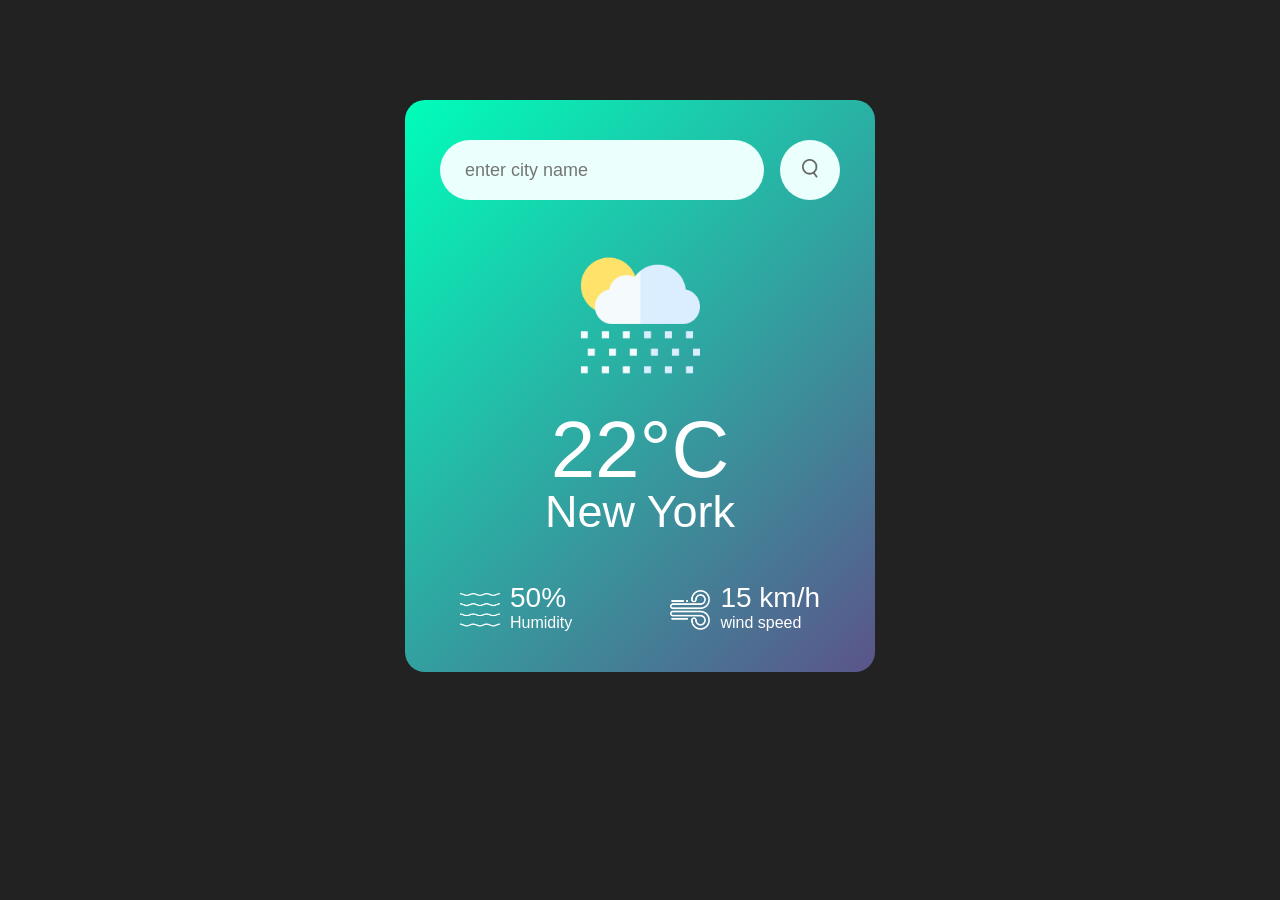
<file: day-1/index.html>
<!DOCTYPE html>
<html lang="en">
<head>
    <meta charset="UTF-8">
    <meta name="viewport" content="width=device-width, initial-scale=1.0">
    <title>Document</title>
    <link rel="stylesheet" href="style.css">
</head>
<body>
    <div class="card">
        <div class="search">
            <input type="text" placeholder="enter city name" spellcheck="false">
            <button><img src="search.png" alt=""> </button>
        </div>
        <div class="weather">
            <Img src="images/rain.png" class="weather-icon">
             <h1 class="temp">22°C</h1> 
            <h2 class="city">New York</h2> 
            <div class="details">
                <div class="col">
                    <img src="images/humidity.png">
                    <div>
                        <p class="humidity">50%</p>
                        <p>Humidity</p>
                    </div>
                </div>
                <div class="col">
                    <img src="images/wind.png">
                    <div>
                        <p class="wind">15 km/h</p>
                        <p>wind speed</p>
                    </div>
                </div>
            </div> 
        </div>
    </div>
    <script>
        const apikey="a39175a1bf361a878184e9cc5d767df9";
        const apiURl = "https://api.openweathermap.org/data/2.5/weather?units=metric&q=";
        const searchbox =document.querySelector(".search input");
        const searchbtn =document.querySelector(".search button");
        const weathericon = document.querySelector(".weather-icon")
        async function checkweather(city){
            const response = await fetch(apiURl +city + `&appid=${apikey}`);
            var data = await response.json();
            console.log(data);
            document.querySelector(".city").innerHTML=data.name;
            document.querySelector(".temp").innerHTML=Math.round(data.main.temp) + "°C";
            document.querySelector(".humidity").innerHTML=data.main.humidity + "%";
            document.querySelector(".wind").innerHTML=data.wind.speed + " km/h";
            if(data.weather[0].main =="Clouds"){
                weathericon.src="images/clouds.png";
            }else if(data.weather[0].main =="Clear"){
                weathericon.src="images/clear.png";
            }
            else if(data.weather[0].main =="Mist"){
                weathericon.src="images/mist.png";
            }
            else if(data.weather[0].main =="Rain"){
                weathericon.src="images/rain.png";
            }
            else if(data.weather[0].main =="Drizzle"){
                weathericon.src="images/drizzle.png";
            }
        }
        searchbtn.addEventListener("click" , ()=>{
            checkweather(searchbox.value);
        })
        
    </script>
</body>
</html>
</file>
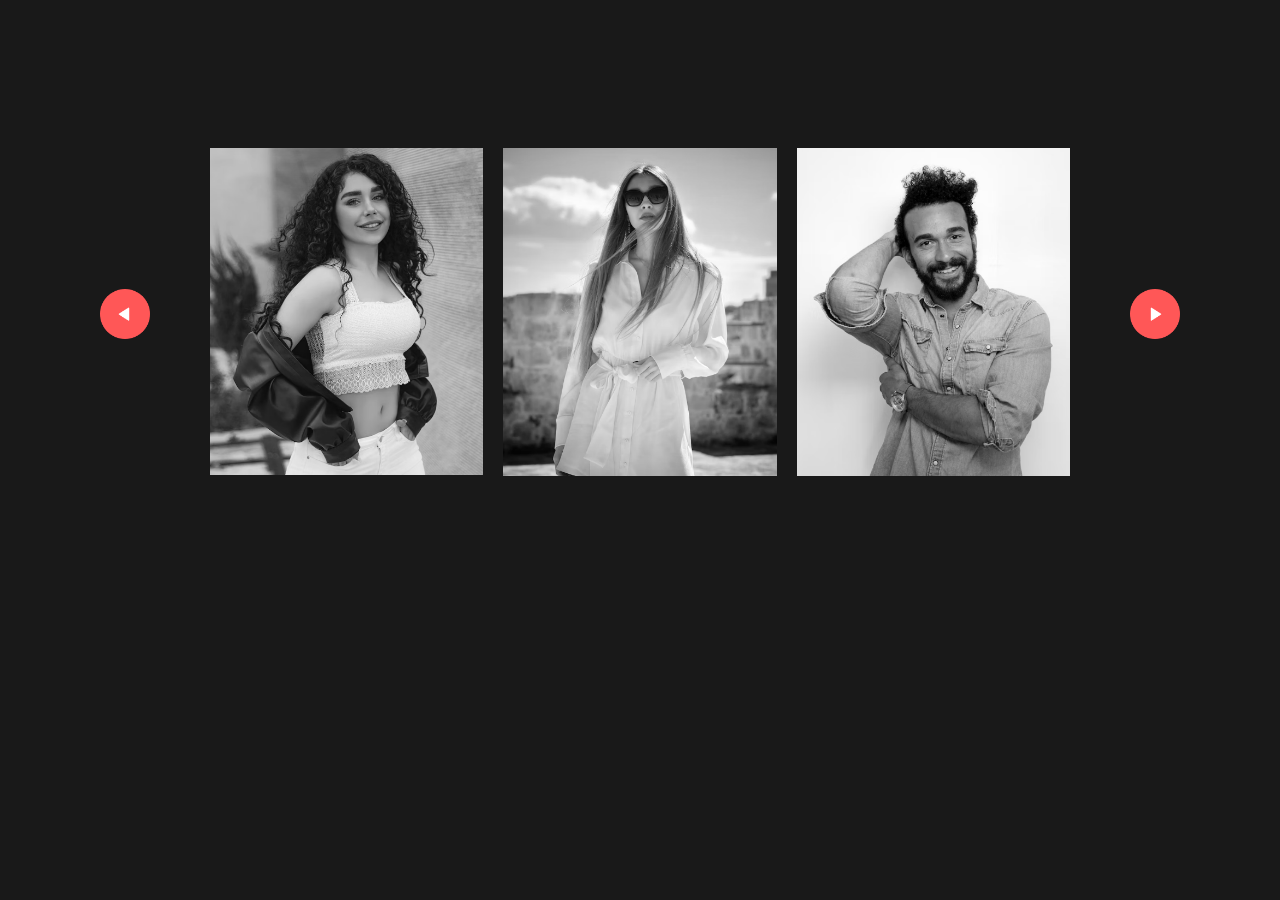
<file: day-2/index.html>
<!DOCTYPE html>
<html lang="en">
<head>
    <meta charset="UTF-8">
    <meta name="viewport" content="width=device-width, initial-scale=1.0">
    <title>Document</title>
    <link rel="stylesheet" href="style.css">
</head>
<body>
    <div class="gallery-wrap">
        <img src="images/back.png" id="back" >
        <div class="gallery">
        <div>
            <span><img src="images/image-1.png" ></span>
            <span><img src="images/image-2.png" ></span>
            <span><img src="images/image-3.png" ></span>
        </div>
        <div>
            <span><img src="images/image-4.png" ></span>
            <span><img src="images/image-5.png" ></span>
            <span><img src="images/image-6.png" ></span>
        </div>
    </div>
        <img src="images/next.png" id="next">
    </div>
    <script>
        let scrollcont =document.querySelector(".gallery");
        let backbtn = document.getElementById("back");
        let nextbtn = document.getElementById("next");
        scrollcont.addEventListener("wheel",(evt)=>{
            evt.preventDefault();
            scrollcont.scrollLeft +=evt.deltaY;
        });
        
        nextbtn.addEventListener("click",()=>{
            scrollcont.style.scrollBehavior ="smooth";
            scrollcont.scrollLeft +=900;
        });
        backbtn.addEventListener("click",()=>{
            scrollcont.style.scrollBehavior ="smooth";
            scrollcont.scrollLeft -=900;
        });
    </script>
    
</body>
</html>
</file>
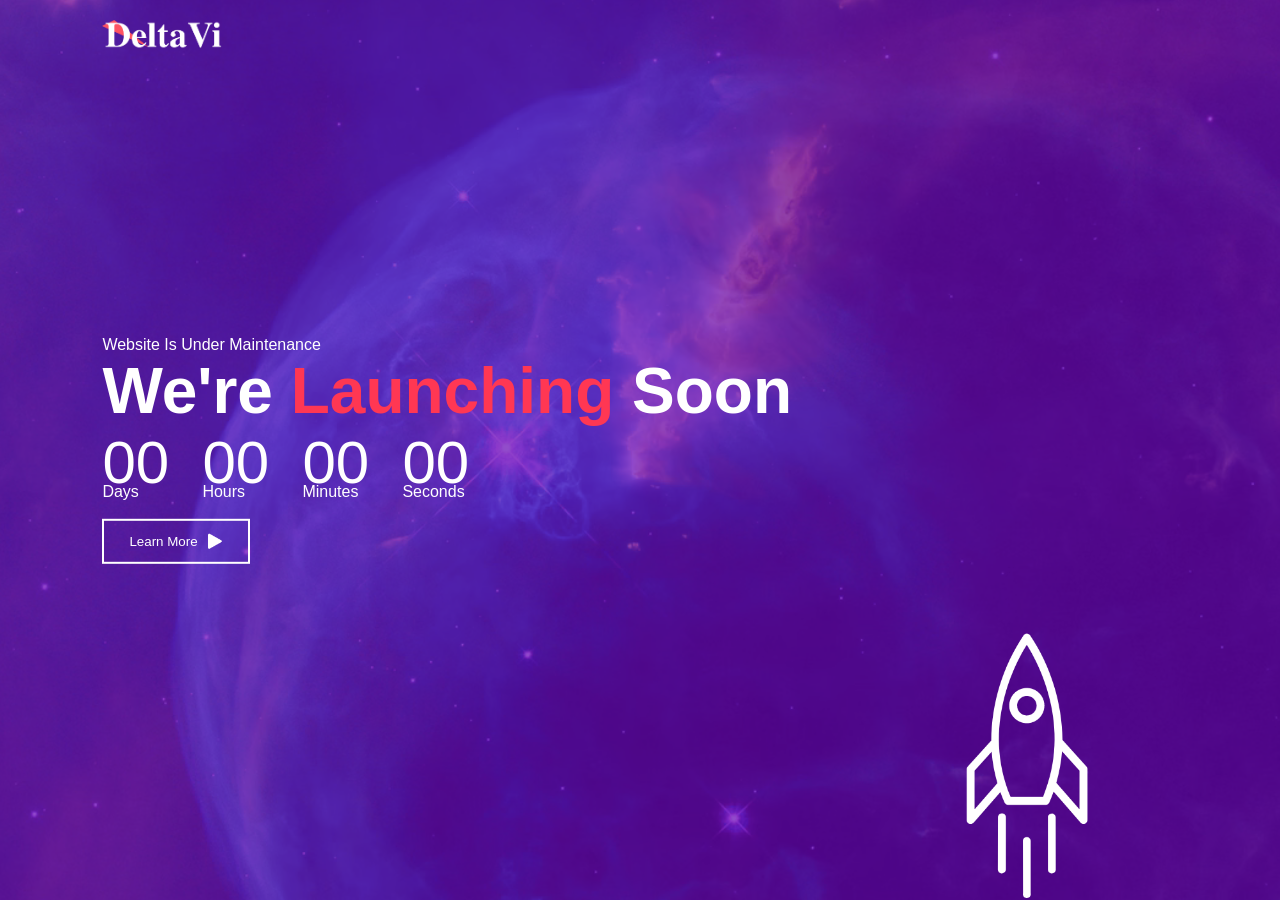
<file: day-3/index.html>
<!DOCTYPE html>
<html lang="en">
<head>
    <meta charset="UTF-8">
    <meta name="viewport" content="width=device-width, initial-scale=1.0">
    <title>Document</title>
    <link rel="stylesheet" href="style.css">
</head>
<body>
    <div class="container">
        <img src="images/logo.png" class="logo">
        <div class="content">
            <p>Website Is Under Maintenance</p>
            <h1>We're <span>Launching </span>Soon</h1>
            <div class="launch-time">
                <div>
                    <p id="days">00</p>
                    <span>Days</span>
                </div>
                <div>
                    <p id="hours">00</p>
                    <span>Hours</span>
                </div>
                <div>
                    <p id="minutes">00</p>
                    <span>Minutes</span>
                </div>
                <div>
                    <p id="seconds">00</p>
                    <span>Seconds</span>
                </div>
            </div>
            <button type="button">Learn More<img src="images/triangle.png"> </button>
        </div>
        <img src="images/rocket.png" class="rocket">
    </div>
    <script>
        var countdowndate=new Date("april 23, 2026 00:00:00").getTime();
        var x=setInterval(function(){
            var now=new Date().getTime();
            var distance =countdowndate -now;
            var days = Math.floor(distance / (1000 * 60 * 60 * 24));
            var hours = Math.floor((distance % (1000 * 60 * 60 * 24)) / (1000 * 60 * 60));
            var minutes = Math.floor((distance % (1000 * 60 * 60)) / (1000 * 60));
            var seconds = Math.floor((distance % (1000 * 60)) / 1000);
            document.getElementById("days").innerHTML=days;
            document.getElementById("hours").innerHTML=hours;
            document.getElementById("minutes").innerHTML=minutes;
            document.getElementById("seconds").innerHTML=seconds;
            if(distance<0){
                clearInterval(x);
                document.getElementById("days").innerHTML="00";
                document.getElementById("hours").innerHTML="00";
                document.getElementById("minutes").innerHTML="00";
                document.getElementById("seconds").innerHTML="00";
            }
              
        },1000);
    </script>
</body>
</html>
</file>
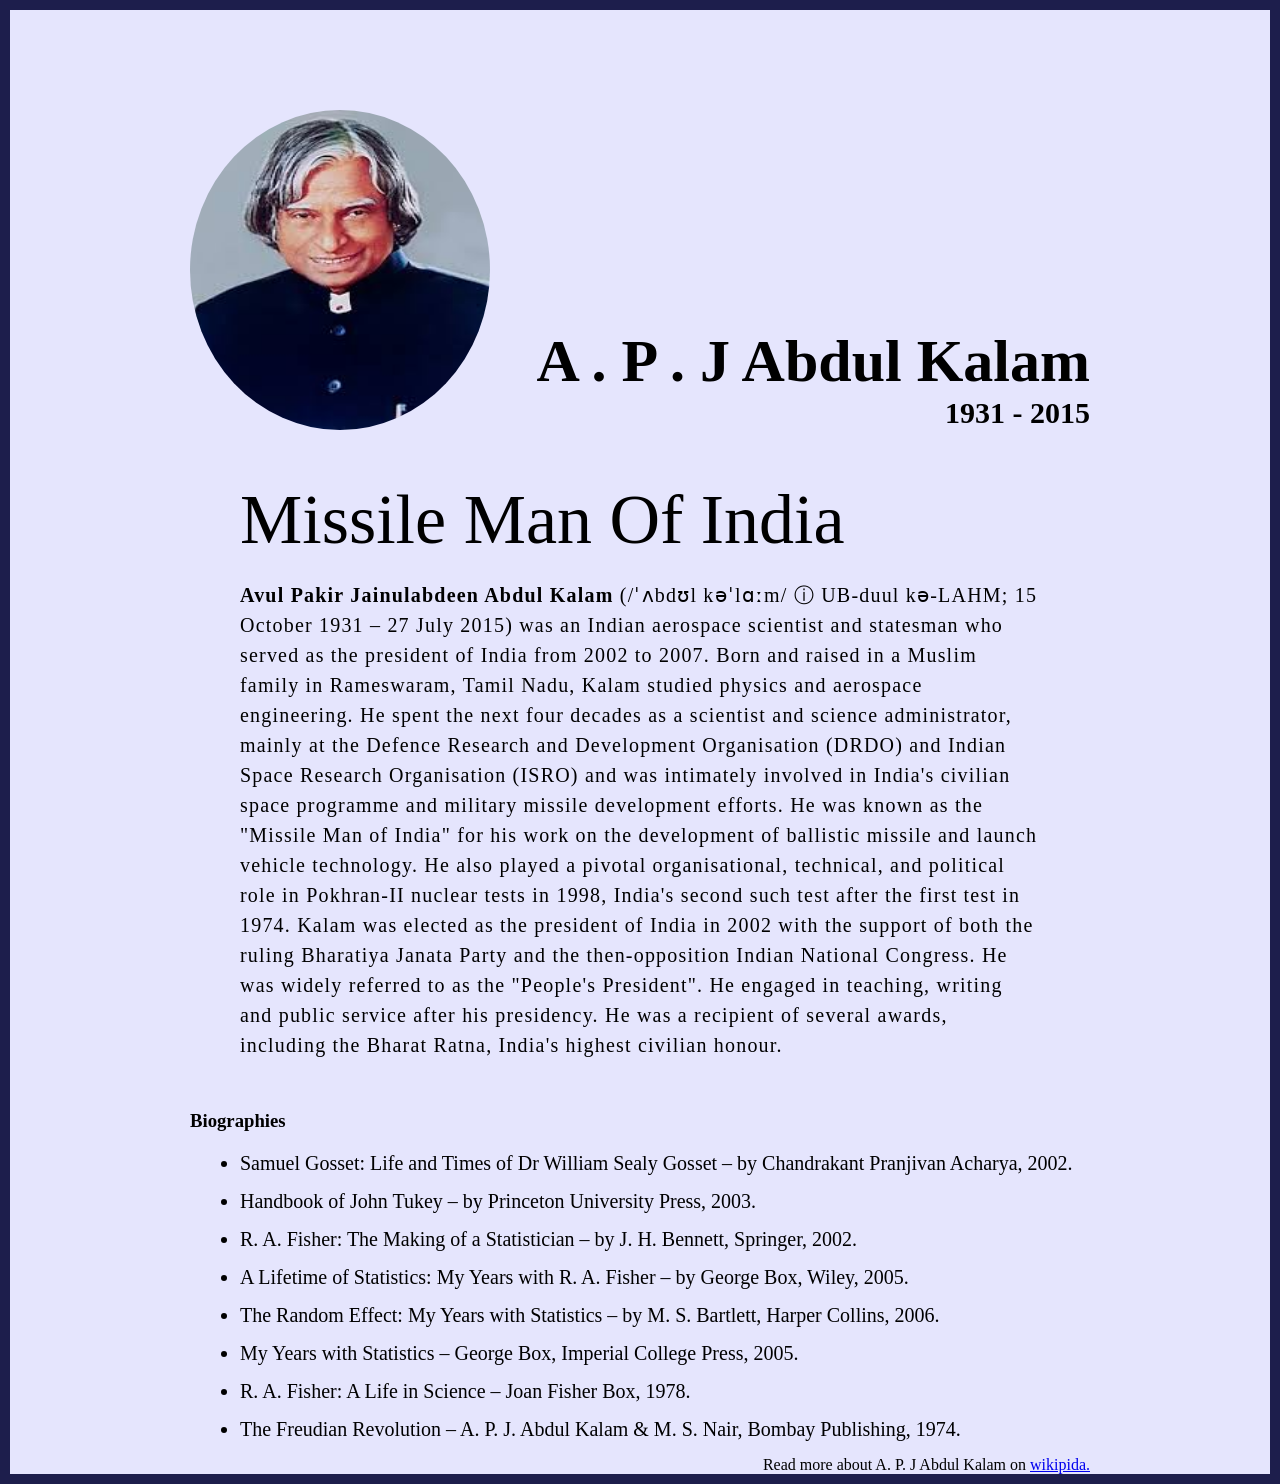
<file: project1.html>
<!DOCTYPE html>
<html lang="en">
<head>
    <meta charset="UTF-8">
    <meta name="viewport" content="width=device-width, initial-scale=1.0">
    <title>APJ ABDUL KALAM</title>
    <link rel="stylesheet" href="style.css">

</head>
<body>
    <!-- <div class="conatiner"></div>
       <div class="content"></div>
           <div class="top_section">
            <div class="iamge_conatiner">
                <img src="download.jfif"
            </div>
            <div>
        </div>
                <h1>A . P . J Abdul Kalam</h1>
                <h4>1931 - 2015</h4>
            </div>
        </div> -->
        <div class="conatiner">
            <div class="content">
                <section class="top_section">
                    <div class="image_container">
                        <img src="download.jfif">
                    </div>
                    <div>
                        <h1>A . P . J Abdul Kalam</h1>
                        <h4>1931 - 2015</h4>
                    </div>
                </section>
                <section class="about_section">
                    <h2>
                        Missile Man Of India
                    </h2>
                    <p>
                        <b>Avul Pakir Jainulabdeen Abdul Kalam </b>(/ˈʌbdʊl kəˈlɑːm/ ⓘ UB-duul kə-LAHM; 15 October 1931 – 27 July 2015) was an Indian aerospace scientist and statesman who served as the president of India from 2002 to 2007.

Born and raised in a Muslim family in Rameswaram, Tamil Nadu, Kalam studied physics and aerospace engineering. He spent the next four decades as a scientist and science administrator, mainly at the Defence Research and Development Organisation (DRDO) and Indian Space Research Organisation (ISRO) and was intimately involved in India's civilian space programme and military missile development efforts. He was known as the "Missile Man of India" for his work on the development of ballistic missile and launch vehicle technology. He also played a pivotal organisational, technical, and political role in Pokhran-II nuclear tests in 1998, India's second such test after the first test in 1974.

Kalam was elected as the president of India in 2002 with the support of both the ruling Bharatiya Janata Party and the then-opposition Indian National Congress. He was widely referred to as the "People's President". He engaged in teaching, writing and public service after his presidency. He was a recipient of several awards, including the Bharat Ratna, India's highest civilian honour.
                    </p>
                </section>
                <section class="bio">
                    <h3>Biographies</h3>
                    <ul>
                        <li>Samuel Gosset: Life and Times of Dr William Sealy Gosset – by Chandrakant Pranjivan Acharya, 2002.</li>
                        <li>
                           Handbook of John Tukey – by Princeton University Press, 2003. 

                        </li>
                        <li>R. A. Fisher: The Making of a Statistician – by J. H. Bennett, Springer, 2002.</li>
                        <li>
                            A Lifetime of Statistics: My Years with R. A. Fisher – by George Box, Wiley, 2005.
                        </li>
                        <li>
                           The Random Effect: My Years with Statistics – by M. S. Bartlett, Harper Collins, 2006. 
                        </li>
                        <li>
                            My Years with Statistics – George Box, Imperial College Press, 2005.
                        </li>
                        <li>
                            R. A. Fisher: A Life in Science – Joan Fisher Box, 1978.
                        </li>
                        <li>
                            The Freudian Revolution – A. P. J. Abdul Kalam & M. S. Nair, Bombay Publishing, 1974.
                        </li>
                    </ul>
                </section>
                <footer>
                    <p>Read more about A. P. J Abdul Kalam on <a href="https://en.wikipedia.org/wiki/A._P._J._Abdul_Kalam">wikipida.</a></p></footer>
                </footer>
            </div>
        </div>
</body>
</html>
</file>
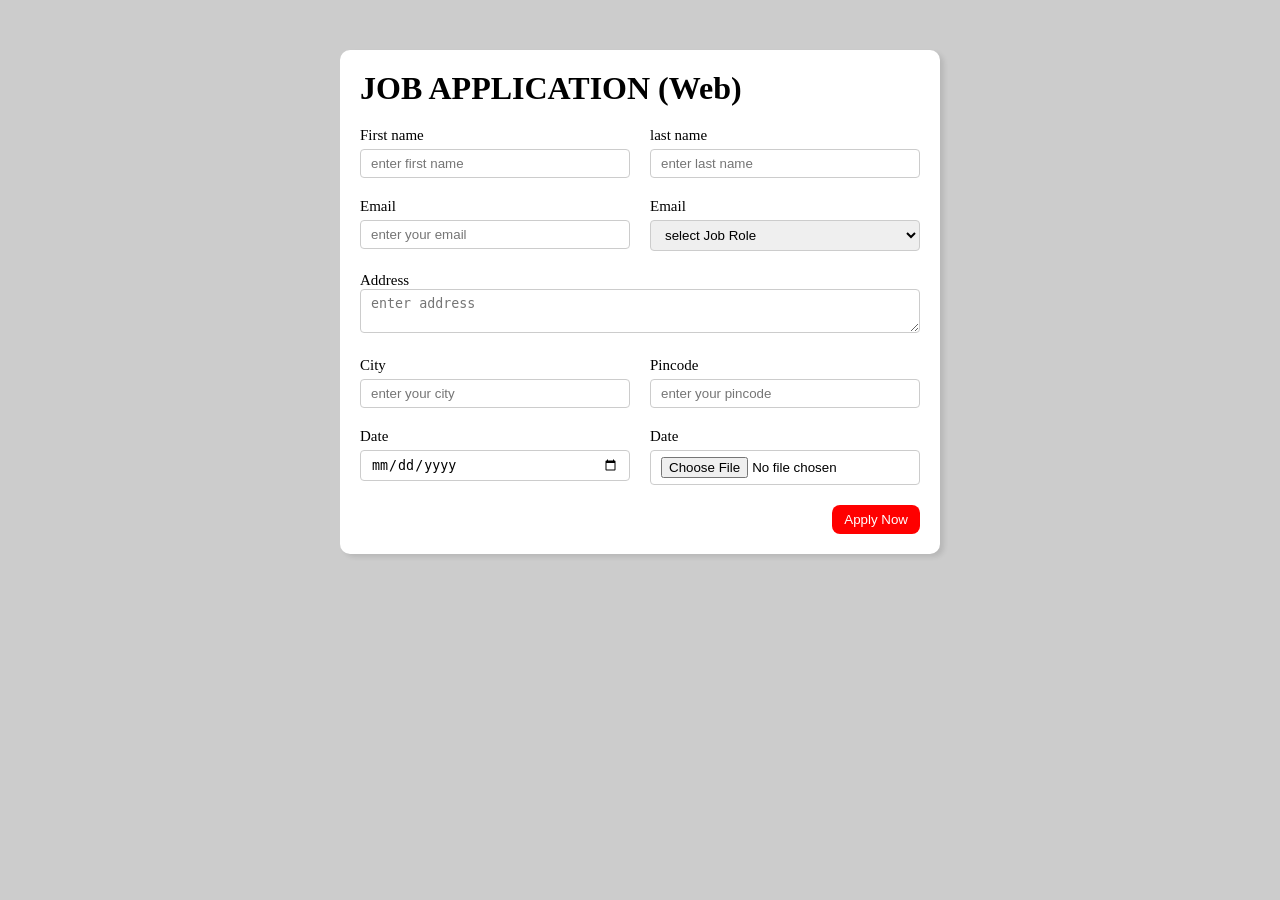
<file: project2.html>
<!DOCTYPE html>
<html lang="en">
<head>
    <meta charset="UTF-8">
    <meta name="viewport" content="width=device-width, initial-scale=1.0">
    <title>job application</title>
    <link rel="stylesheet" href="style2.css">
<body>
    <div class="container">
        <div class="apply_box">
            <h1>JOB APPLICATION (Web)</h1>
            <form>
                <div class="form">
                    <div class="form_control">
                        <label for="first_name">
                            First name
                        </label>
                        <input type="text" id="first_name"
                        name="first_name" placeholder="enter first name">
                    </div>
                    <div class="form_control">
                        <label for="last_name">
                            last name
                        </label>
                        <input type="text" id="last_name"
                        name="last_name" placeholder="enter last name">
                    </div>
                    <div class="form_control">
                        <label for="email">
                            Email
                        </label>
                        <input type="email" id="email"
                        name="email" placeholder="enter your email">
                    </div>
                    <div class="form_control">
                        <label for="job_role">
                            Email
                        </label>
                        <select id="">
                            <option value="">select Job Role</option>
                            <option value="Frontend">Frontend Developer</option>
                            <option value="Backend"> Backend Developer</option>
                            <option value="full_stack">Full Stack Developer</option>
                            <option value="ui_ux">UI UX Designer</option>

                        </select>
                        </div>

                        <div class="address_control">
                            <label for="address">
                            Address
                            </label>
                            <textarea id="address" name="address" row="4" cols="50" placeholder="enter address"></textarea>
                        </div> 
                        <div class="form_control">
                        <label for="city">
                            City
                        </label>
                        <input type="text" id="city"
                        name="city" placeholder="enter your city">
                    </div>
                    <div class="form_control">
                        <label for="pincode">
                            Pincode
                        </label>
                        <input type="number" id="pincode"
                        name="pincode" placeholder="enter your pincode">
                    </div> 
                    <div class="form_control">
                        <label for="date">
                            Date
                        </label>
                        <input type="date" id="date"
                        name="date" >
                    </div> 
                    <div class="form_control">
                        <label for="selectfile">
                            Date
                        </label>
                        <input type="file" id="selectfile"
                        name="selectfile" >
                    </div>                   
                    </div>
                    <div class="button_ctn">
                        <button type="submit">Apply Now</button>
                    </div>
                </form>
            </div>
        </div>
</body>
</html>
</file>
<file: day-1/style.css>
*{
    margin: 0;
    padding: 0;
    font-family: 'Poppins' ,sans-serif;
    box-sizing: border-box;
}
body{
    background: #222;
}
.card{
    width: 90%;
    max-width: 470px;
    background: linear-gradient(135deg,#00feba,#5b548a);
    color: #fff;
    margin: 100px auto 0;
    border-radius: 20px;
    padding: 40px 35px;
    text-align: center;
}
.search{
    width: 100%;
    display: flex;
    align-items: center;
    justify-content: space-between;
}
.search input{
    border: 0;
    outline: 0;
    background: #ebfffc;
    color: #555;
    padding: 10px 25px;
    height: 60px;
    border-radius: 30px;
    flex: 1;
    margin-right:16px ;
    font-size: 18px;
}
.search button  {
    width:16px;
    border: 0;
    outline: 0;
    background: #ebfffc;
    border-radius: 50%;
    width: 60px;
    height: 60px;
    cursor: pointer;
    /* border-radius: 50%; */
}
.search button img{
    width: 16px;
}
.weather-icon{
    width: 170px;
    margin-top: 30px;
}
.weather h1{
    font-size: 80px;
    font-weight: 500;
}
.weather h2{
    font-size: 45px;
    font-weight: 400;
    margin-top: -10px;
}
.details{
    display: flex;
    align-items: center;
    justify-content: space-between;
    padding: 0 20px;
    margin-top: 50px;
}
.col{
    display: flex;
    align-items: center;
    text-align: left;
} 
.col img {
    width: 40px;
    margin-right: 10px;
}
.humidity, .wind {
    font-size: 28px;
    margin-top: -6px;

}
</file>
<file: day-2/style.css>
*{
    margin: 0;
    padding: 0;
    font-style:'Poppins' sans-serif ;
    box-sizing: border-box;
}
body{
    background: #191919;
}
.gallery{
    width: 900px;
    display: flex;
    overflow-x: scroll;
}
.gallery div {
    width: 100%;
    display: grid;
    grid-template-columns: auto auto auto;
    grid-gap:20px;
    padding: 20px;
    flex: none;
}
.gallery div img{
    width:100% ;
    filter: grayscale(100);
    transition: transform 0.5s;
}
.gallery::-webkit-scrollbar{
    display: none;
}
.gallery-wrap{
    display: flex;
    align-items: center;
    justify-content: center;
    margin: 10% auto;
}
#back , #next{
    cursor: pointer;
    width: 50px;
    margin: 40px;
}
.gallery div img:hover{
    filter: grayscale(0);
    cursor: pointer;
    transform: scale(1.1);

}
</file>
<file: day-3/style.css>
*{
    margin:0;
    padding:0;
    box-sizing: border-box;
    font-family: 'poppins' ,sans-serif;
}
.container{
    width: 100vw;
    height: 100vh;
    background-image: url(images/background.png);
    background-position: center;
    padding: 0 8%;
    position: relative;
}
.logo{
    width:120px;
    padding: 20px 0;
    cursor: pointer;
}
.content{
    top:50%;
    position: absolute;
    transform: translateY(-50%);
    color:#fff;

}
.content h1{
    font-size: 64px;
    font-weight: 600;
}
.content h1 span{
    color:#ff3753;
}
.content button{
    background: transparent;
    border: 2px solid #fff;
    outline: none;
    padding: 12px 25px;
    color: #fff;
    display: flex;
    align-items: center;
    justify-content: space-between;
    cursor: pointer;

}
.content button img{
    width: 15px;
    margin-left:10px ;
}
.launch-time{
    display: flex;
    margin-bottom: 18px;
}
.launch-time div{
    flex-basis: 100px;
}
.launch-time div p {
    font-size: 60px;
    margin-bottom: -14px;
}
.rocket{
    width: 250px;
    position: absolute;
    right: 10%;
    bottom: 0;
    animation: rocket 4s linear infinite;
}
@keyframes rocket{
    0%{
        bottom: 0;
        opacity: 0;
    }
    100%{
        bottom: 105%;
        opacity: 1;
    }
}
</file>
<file: style.css>
*{
    margin:0;
    padding: 0;
    box-sizing: border-box;
    
}

.conatiner{
    background-color: #e5e5fd;
    min-height:100vh;
    border: 10px solid #1d1e4c;
    overflow-x: hidden;
    overflow-y: hidden;

}
.content{
    max-width: 900px;
    margin :0 auto;

}
.top_section{
    margin-top: 100px;
    display: flex;
    justify-content: space-between;
    align-items: flex-end;
}
.top_section h1{
    font-size: 60px;
    font-weight: bold;
    color:#1d1e4c
    text-transform:uppercase;
}
.top_section h4{
    font-size: 30px;
    text-align: end;
}
.image_container{
    border-radius: 50%;
    overflow: hidden;
}
.image_container, 
img {
    width: 300px;
    height :320px;

}
.about_section{
    margin:50px;
}
.about_section h2{
    font-size: 70px;
    font-weight: 400;
    margin-bottom: 20px;
}
.about_section p{
    font-size: 20px;
    line-height: 30px;
    letter-spacing: 1.2px;
}
.bio{
    margin-top:50px;

}
.bio h3 {
    margin-bottom: 20px;
}
.bio ul {
    margin-left: 50px;
}
.bio li {
    font-size: 20px;
    margin-bottom :15px;
}
footer {
    margin-top: 70px 0;
}
footer p {

    text-align: end;
}
</file>
<file: style2.css>
*{
    margin: 0;
    padding:0;
    box-sizing: border-box;
}
body{
    background-color: #ccc;
}
.conatiner{
    max-width:900px;
    margin: 0 auto
}
.apply_box{
    max-width: 600px;
    padding:20px;
    background-color:white ;
    margin :0 auto;
    margin-top: 50px;
    box-shadow: 4px 3px 5px rgba(1,1,1,0.1);
    border-radius: 10px;
}
.form{
    margin-top: 20px;
    display:grid;
    grid-template-columns: repeat(auto-fit,minmax(200px,1fr));
    gap:20px;
}
.form_control{
    display: flex;
    flex-direction: column;
}
label{
    font-size: 15px;
    margin-bottom: 5px;
}
input , select , textarea{
    padding:6px 10px;
    border:1px solid #ccc;
    border-radius: 4px;
    font-size: 1spx;
}
input:focus{
    outline-color:red;
}
.button_ctn{
    display:flex;
    justify-content: flex-end;
    margin-top: 20px;
}
button{
    background-color: red;
    border: transparent solid 2px;
    padding:5px 10px;
    color:white;
    border-radius: 8px;
    transition:0.3s ease-in;
}
button:hover{
    background-color: #ccc;
    border: 2px solid red;
    color: black;
    transition:0.3s ease-out;
    cursor: pointer;

}
.address_control{
    grid-column: 1/span 2;
}
.address_control textarea{
    width: 100%;
}
@media (max-width: 460px){
    .address_control{
    grid-column: 1/span 2;
}
}
</file>
